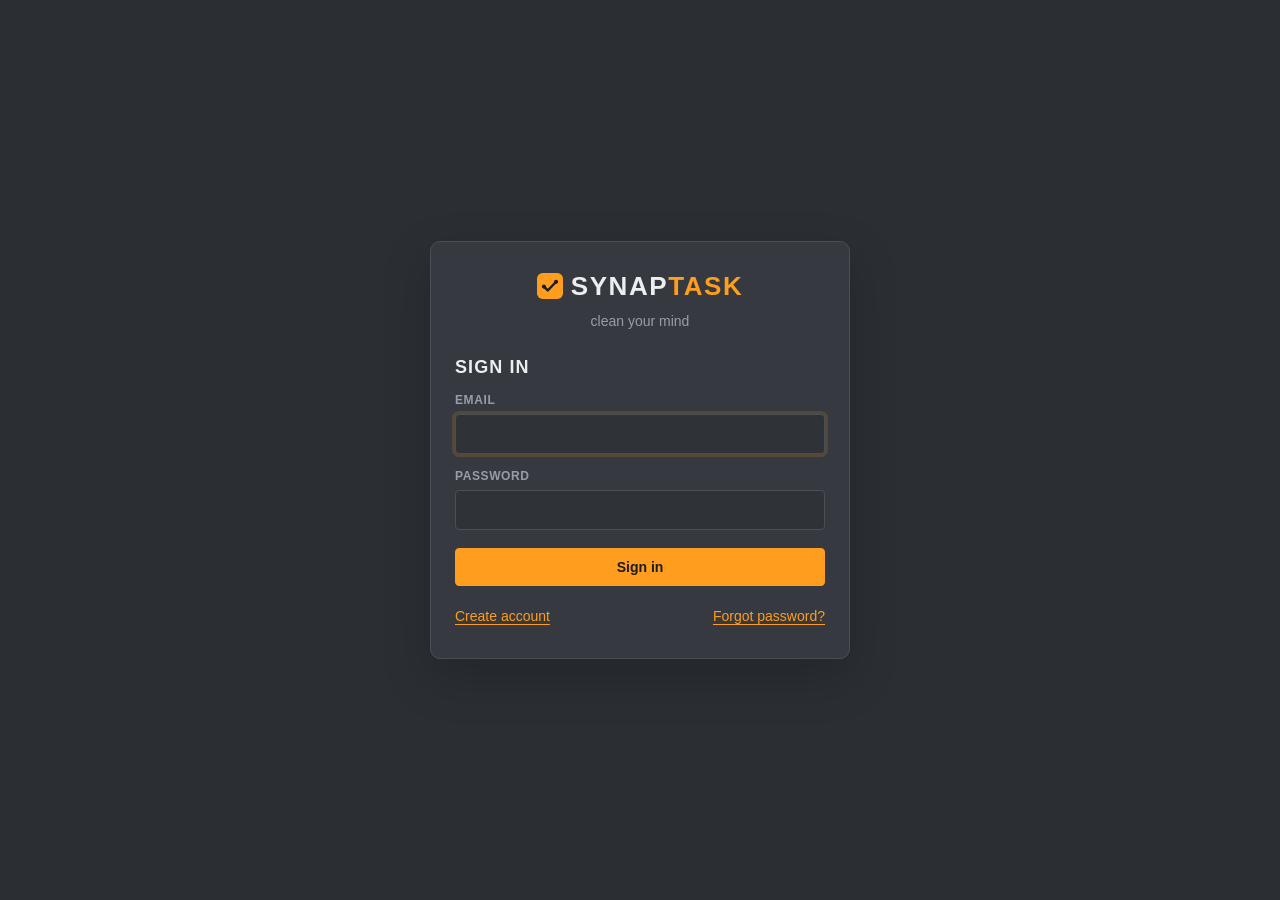
<file: web/index.html>
<!doctype html>
<html lang="en" data-theme="panel">
<head>
<meta charset="utf-8">
<meta name="viewport" content="width=device-width, initial-scale=1, viewport-fit=cover">
<meta http-equiv="Content-Security-Policy" content="default-src 'self'; script-src 'self'; style-src 'self' 'unsafe-inline' https://fonts.googleapis.com; font-src https://fonts.gstatic.com; img-src 'self' data:; connect-src 'self' https://*.supabase.co; base-uri 'none'; object-src 'none'; form-action 'none'">
<meta name="referrer" content="no-referrer">
<title>Synaptask</title>
<meta name="description" content="Tasks, project ideas and a locked Work section. Clean your mind.">
<meta name="theme-color" content="#2b2e33">
<link rel="manifest" href="manifest.webmanifest">
<link rel="icon" href="icons/icon.svg" type="image/svg+xml">
<link rel="apple-touch-icon" href="icons/icon-180.png">
<meta name="apple-mobile-web-app-capable" content="yes">
<meta name="mobile-web-app-capable" content="yes">
<meta name="apple-mobile-web-app-title" content="Synaptask">
<meta name="apple-mobile-web-app-status-bar-style" content="black-translucent">
<script src="js/theme-boot.js"></script>
<link rel="preconnect" href="https://fonts.googleapis.com">
<link rel="preconnect" href="https://fonts.gstatic.com" crossorigin>
<link rel="stylesheet" href="https://fonts.googleapis.com/css2?family=Inter:wght@400;500;600;700&family=Fraunces:opsz,wght@9..144,500;9..144,700&family=JetBrains+Mono:wght@400;600&family=Nunito:wght@500;700;800&family=IBM+Plex+Mono:wght@400;500;600&family=IBM+Plex+Sans:wght@400;500;600;700&family=Share+Tech+Mono&family=Barlow+Condensed:wght@500;600;700&family=Barlow:wght@400;500;600&display=swap">
<link rel="stylesheet" href="css/themes.css">
<link rel="stylesheet" href="css/app.css">
<script src="vendor/supabase.js" defer></script>
<script src="js/main.js" type="module"></script>
</head>
<body>
<div id="app"><div class="boot">Loading…</div></div>
<dialog id="dlg" aria-label="Dialog"></dialog>
<dialog id="confirm" aria-label="Confirm"></dialog>
<div id="toasts" role="status" aria-live="polite"></div>
<noscript><p style="padding:24px">Synaptask needs JavaScript.</p></noscript>
</body>
</html>
</file>
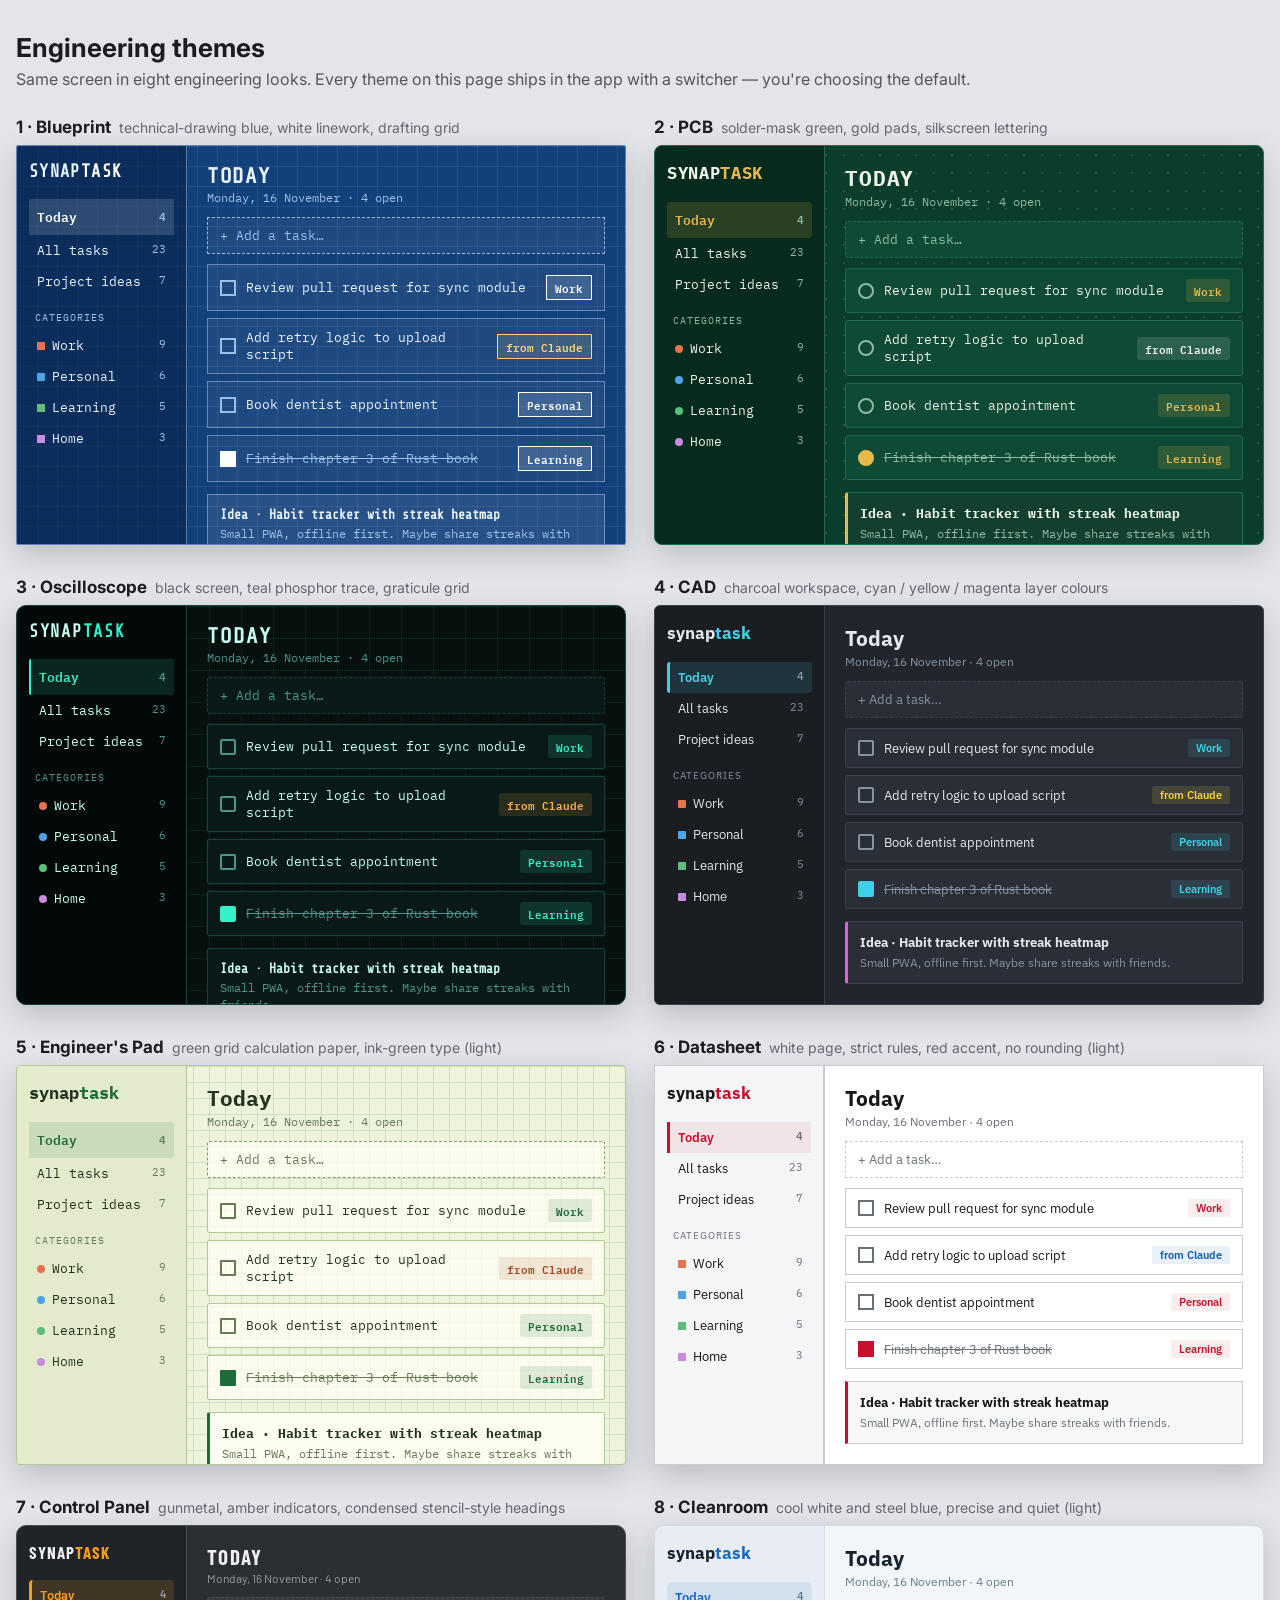
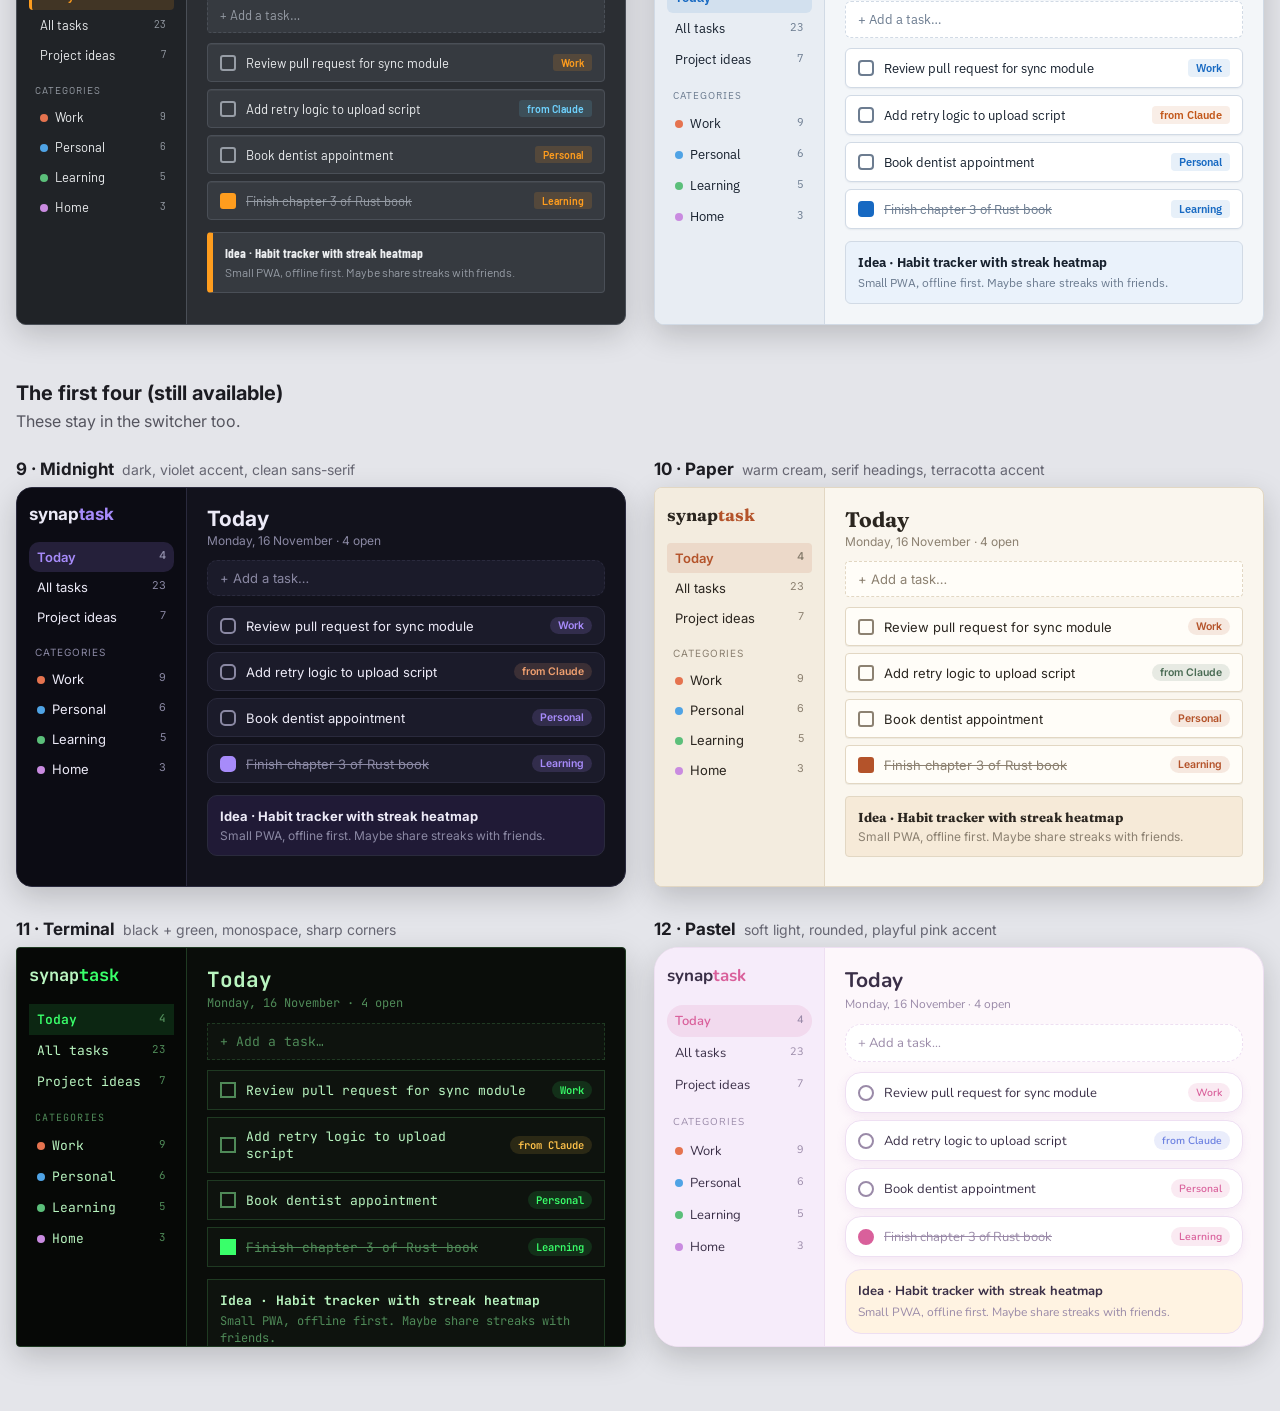
<file: docs/theme-preview.html>
<!doctype html>
<html lang="en">
<head>
<meta charset="utf-8">
<meta name="viewport" content="width=device-width, initial-scale=1">
<title>Theme preview</title>
<link href="https://fonts.googleapis.com/css2?family=Inter:wght@400;500;600;700&family=Fraunces:opsz,wght@9..144,500;9..144,700&family=JetBrains+Mono:wght@400;600&family=Nunito:wght@500;700;800&family=IBM+Plex+Mono:wght@400;500;600&family=IBM+Plex+Sans:wght@400;500;600;700&family=Share+Tech+Mono&family=Barlow+Condensed:wght@500;600;700&family=Barlow:wght@400;500;600&display=swap" rel="stylesheet">
<style>
  * { box-sizing: border-box; margin: 0; }
  body { background: #e4e5ea; font-family: Inter, system-ui, sans-serif; padding: 32px 16px 64px; color: #1c1c22; }
  .page { max-width: 1280px; margin: 0 auto; }
  .page h1 { font-size: 26px; margin-bottom: 6px; }
  .page h1.second { margin-top: 56px; font-size: 20px; }
  .page p { color: #55555f; margin-bottom: 28px; }
  .grid { display: grid; grid-template-columns: repeat(auto-fit, minmax(520px, 1fr)); gap: 32px 28px; }
  @media (max-width: 600px) { .grid { grid-template-columns: 1fr; } }
  .label { font-weight: 700; font-size: 17px; margin-bottom: 4px; }
  .label span { font-weight: 400; color: #666672; font-size: 14px; margin-left: 8px; }

  /* ---------- shared app mock ---------- */
  .app { display: grid; grid-template-columns: 170px 1fr; height: 400px; border-radius: var(--frame-r); overflow: hidden;
         background-color: var(--bg); background-image: var(--grid, none); background-size: var(--grid-size, auto);
         color: var(--text); font-family: var(--font); border: 1px solid var(--line);
         box-shadow: 0 10px 30px rgba(0,0,0,.18); font-size: 13px; margin-top: 8px; }
  .side { background: var(--side); padding: 16px 12px; border-right: var(--rule, 1px) solid var(--line); }
  .brand { font-family: var(--head); font-weight: 700; font-size: 17px; margin-bottom: 18px; color: var(--text);
           text-transform: var(--caps, none); letter-spacing: var(--track, 0); }
  .brand i { color: var(--accent); font-style: normal; }
  .nav-h { font-size: 10px; letter-spacing: .1em; text-transform: uppercase; color: var(--muted); margin: 14px 6px 6px; }
  .nav { display: flex; justify-content: space-between; padding: 7px 8px; border-radius: var(--r); color: var(--text);
         border-left: var(--nav-bar, 0) solid transparent; }
  .nav.on { background: var(--accent-soft); color: var(--accent); font-weight: 600; border-left-color: var(--accent); }
  .nav small { color: var(--muted); }
  .dot { display: inline-block; width: 8px; height: 8px; border-radius: var(--dot-r, 50%); margin-right: 7px; }
  .main { padding: 18px 20px; overflow: hidden; }
  .main h2 { font-family: var(--head); font-size: 21px; font-weight: 700; text-transform: var(--caps, none); letter-spacing: var(--track, 0); }
  .sub { color: var(--muted); margin: 2px 0 12px; font-size: 12px; }
  .add { border: 1px dashed var(--line-strong, var(--line)); border-radius: var(--r); padding: 9px 12px; color: var(--muted); margin-bottom: 10px; background: var(--card); }
  .task { display: flex; align-items: center; gap: 10px; padding: 10px 12px; background: var(--card); border: 1px solid var(--line);
          border-radius: var(--r); margin-bottom: 7px; box-shadow: var(--shadow); }
  .box { width: 16px; height: 16px; border: 2px solid var(--muted); border-radius: var(--box-r); flex: none; }
  .task.done .box { background: var(--accent); border-color: var(--accent); }
  .task.done .t { text-decoration: line-through; color: var(--muted); }
  .t { flex: 1; }
  .chip { font-size: 10.5px; padding: 2px 8px; border-radius: var(--chip-r, 99px); background: var(--accent-soft); color: var(--accent);
          font-weight: 600; white-space: nowrap; border: var(--chip-b, 0) solid currentColor; }
  .chip.c { background: var(--claude-soft); color: var(--claude); }
  .idea { margin-top: 12px; padding: 12px; border-radius: var(--r); background: var(--idea); border: 1px solid var(--line); border-left: var(--idea-bar, 1px) solid var(--idea-bar-c, var(--line)); }
  .idea b { font-family: var(--head); display: block; margin-bottom: 3px; }
  .idea span { color: var(--muted); font-size: 12px; }

  /* ---------- engineering themes ---------- */
  .blueprint { --bg:#12407a; --side:rgba(6,30,66,.55); --card:rgba(255,255,255,.05); --idea:rgba(255,255,255,.09); --line:rgba(205,228,255,.42); --line-strong:rgba(205,228,255,.7);
               --text:#eaf4ff; --muted:#9dc0ea; --accent:#ffffff; --accent-soft:rgba(255,255,255,.14); --claude:#ffd978; --claude-soft:rgba(255,217,120,.14);
               --grid:linear-gradient(rgba(255,255,255,.07) 1px,transparent 1px),linear-gradient(90deg,rgba(255,255,255,.07) 1px,transparent 1px); --grid-size:20px 20px;
               --font:'IBM Plex Mono',Consolas,monospace; --head:'Share Tech Mono','IBM Plex Mono',monospace; --caps:uppercase; --track:.08em;
               --r:0px; --box-r:0px; --frame-r:2px; --shadow:none; --chip-r:0px; --chip-b:1px; --dot-r:0; }
  .pcb       { --bg:#0b3d2c; --side:#072a1e; --card:#0f4a36; --idea:#123f30; --line:#1f6b4f; --text:#eef3e6; --muted:#8fb9a2;
               --accent:#e8b84a; --accent-soft:rgba(232,184,74,.15); --claude:#f2f2f2; --claude-soft:rgba(255,255,255,.12);
               --grid:radial-gradient(rgba(232,184,74,.16) 1.2px,transparent 1.6px); --grid-size:18px 18px;
               --font:'IBM Plex Mono',Consolas,monospace; --head:'IBM Plex Mono',monospace; --caps:uppercase; --track:.04em;
               --r:3px; --box-r:50%; --frame-r:8px; --shadow:none; --chip-r:3px; --idea-bar:3px; --idea-bar-c:#e8b84a; }
  .scope     { --bg:#06100f; --side:#030908; --card:rgba(10,28,26,.85); --idea:rgba(10,28,26,.85); --line:#17413c; --text:#c9fff3; --muted:#4f958a;
               --accent:#35f0c8; --accent-soft:rgba(53,240,200,.12); --claude:#ffb347; --claude-soft:rgba(255,179,71,.13);
               --grid:linear-gradient(rgba(53,240,200,.08) 1px,transparent 1px),linear-gradient(90deg,rgba(53,240,200,.08) 1px,transparent 1px); --grid-size:32px 32px;
               --font:'IBM Plex Mono',Consolas,monospace; --head:'Share Tech Mono','IBM Plex Mono',monospace; --caps:uppercase; --track:.1em;
               --r:2px; --box-r:2px; --frame-r:10px; --shadow:0 0 0 1px rgba(53,240,200,.04); --chip-r:2px; --nav-bar:2px; }
  .cad       { --bg:#22262c; --side:#1a1d22; --card:#2a2f37; --idea:#2a2f37; --line:#3a414c; --text:#e3e7ee; --muted:#8792a3;
               --accent:#3fd0e8; --accent-soft:rgba(63,208,232,.13); --claude:#f5d33e; --claude-soft:rgba(245,211,62,.13);
               --font:'IBM Plex Sans',Segoe UI,sans-serif; --head:'IBM Plex Sans',sans-serif;
               --r:3px; --box-r:2px; --frame-r:6px; --shadow:none; --chip-r:2px; --nav-bar:3px; --idea-bar:3px; --idea-bar-c:#e85fd0; --dot-r:1px; }
  .pad       { --bg:#eef3dc; --side:#e3ebcc; --card:rgba(255,255,244,.75); --idea:rgba(255,255,244,.9); --line:#b3c795; --line-strong:#7f9a63;
               --text:#22331f; --muted:#667a58; --accent:#1f6b3a; --accent-soft:rgba(31,107,58,.13); --claude:#a2461f; --claude-soft:rgba(162,70,31,.12);
               --grid:linear-gradient(rgba(70,120,60,.16) 1px,transparent 1px),linear-gradient(90deg,rgba(70,120,60,.16) 1px,transparent 1px); --grid-size:16px 16px;
               --font:'IBM Plex Mono',Consolas,monospace; --head:'IBM Plex Mono',monospace;
               --r:2px; --box-r:1px; --frame-r:4px; --shadow:none; --chip-r:2px; --idea-bar:3px; --idea-bar-c:#1f6b3a; }
  .datasheet { --bg:#ffffff; --side:#f4f5f6; --card:#ffffff; --idea:#f7f7f8; --line:#c9ccd1; --text:#15171a; --muted:#6a707a;
               --accent:#c8102e; --accent-soft:rgba(200,16,46,.08); --claude:#0b5cad; --claude-soft:rgba(11,92,173,.09);
               --font:'IBM Plex Sans',Helvetica,Arial,sans-serif; --head:'IBM Plex Sans',Helvetica,sans-serif; --rule:2px;
               --r:0px; --box-r:0px; --frame-r:0px; --shadow:none; --chip-r:0px; --nav-bar:3px; --idea-bar:3px; --idea-bar-c:#c8102e; --dot-r:0; }
  .panel     { --bg:#2b2e33; --side:#202327; --card:#363a40; --idea:#363a40; --line:#4a4f57; --text:#eceef0; --muted:#979da6;
               --accent:#ff9d1e; --accent-soft:rgba(255,157,30,.15); --claude:#6fd3ff; --claude-soft:rgba(111,211,255,.13);
               --font:Barlow,Segoe UI,sans-serif; --head:'Barlow Condensed',Barlow,sans-serif; --caps:uppercase; --track:.06em;
               --r:4px; --box-r:3px; --frame-r:10px; --shadow:inset 0 1px 0 rgba(255,255,255,.05); --chip-r:3px; --nav-bar:3px;
               --idea-bar:6px; --idea-bar-c:#ff9d1e; }
  .cryo      { --bg:#f3f6f9; --side:#e8edf3; --card:#ffffff; --idea:#eaf2fb; --line:#d1dae5; --text:#17212e; --muted:#6c7c90;
               --accent:#1769c2; --accent-soft:rgba(23,105,194,.1); --claude:#c2571a; --claude-soft:rgba(194,87,26,.1);
               --font:'IBM Plex Sans',Segoe UI,sans-serif; --head:'IBM Plex Sans',sans-serif;
               --r:6px; --box-r:4px; --frame-r:10px; --shadow:0 1px 2px rgba(20,40,70,.06); --chip-r:4px; }

  /* ---------- general themes ---------- */
  .midnight { --bg:#12121c; --side:#0c0c14; --card:#1b1b2a; --idea:#201a36; --line:#2a2a3d; --text:#eceaf7; --muted:#8a88a3;
              --accent:#a78bfa; --accent-soft:rgba(167,139,250,.16); --claude:#f0a070; --claude-soft:rgba(240,160,112,.15);
              --font:Inter,sans-serif; --head:Inter,sans-serif; --r:10px; --box-r:5px; --frame-r:16px; --shadow:none; }
  .paper    { --bg:#faf6ee; --side:#f3ecdf; --card:#fffdf8; --idea:#f6ead8; --line:#e2d7c3; --text:#2b2620; --muted:#8c8171;
              --accent:#b4532a; --accent-soft:rgba(180,83,42,.12); --claude:#4a6b54; --claude-soft:rgba(74,107,84,.13);
              --font:Inter,sans-serif; --head:Fraunces,Georgia,serif; --r:4px; --box-r:3px; --frame-r:8px; --shadow:0 1px 0 rgba(60,40,10,.06); }
  .terminal { --bg:#0a0d0a; --side:#060806; --card:#0e130e; --idea:#0e130e; --line:#1f3a22; --text:#b9f5c0; --muted:#4f8a58;
              --accent:#39ff6a; --accent-soft:rgba(57,255,106,.12); --claude:#ffc24a; --claude-soft:rgba(255,194,74,.12);
              --font:'JetBrains Mono',monospace; --head:'JetBrains Mono',monospace; --r:0px; --box-r:0px; --frame-r:4px; --shadow:none; }
  .pastel   { --bg:#fdf7fb; --side:#f6ecfa; --card:#ffffff; --idea:#fff3e2; --line:#eedff2; --text:#3a2f47; --muted:#9a8aa8;
              --accent:#d9609b; --accent-soft:rgba(217,96,155,.13); --claude:#6a7fe0; --claude-soft:rgba(106,127,224,.14);
              --font:Nunito,sans-serif; --head:Nunito,sans-serif; --r:16px; --box-r:8px; --frame-r:24px; --shadow:0 3px 10px rgba(180,120,190,.12); }
</style>
</head>
<body>
<div class="page">
  <h1>Engineering themes</h1>
  <p>Same screen in eight engineering looks. Every theme on this page ships in the app with a switcher — you're choosing the default.</p>
  <div class="grid" id="eng"></div>

  <h1 class="second">The first four (still available)</h1>
  <p>These stay in the switcher too.</p>
  <div class="grid" id="gen"></div>
</div>

<template id="mock">
  <div class="app">
    <aside class="side">
      <div class="brand">synap<i>task</i></div>
      <div class="nav on"><span>Today</span><small>4</small></div>
      <div class="nav"><span>All tasks</span><small>23</small></div>
      <div class="nav"><span>Project ideas</span><small>7</small></div>
      <div class="nav-h">Categories</div>
      <div class="nav"><span><span class="dot" style="background:#e5734f"></span>Work</span><small>9</small></div>
      <div class="nav"><span><span class="dot" style="background:#4fa3e5"></span>Personal</span><small>6</small></div>
      <div class="nav"><span><span class="dot" style="background:#5bbf7a"></span>Learning</span><small>5</small></div>
      <div class="nav"><span><span class="dot" style="background:#c98be0"></span>Home</span><small>3</small></div>
    </aside>
    <section class="main">
      <h2>Today</h2>
      <div class="sub">Monday, 16 November · 4 open</div>
      <div class="add">+ Add a task…</div>
      <div class="task"><span class="box"></span><span class="t">Review pull request for sync module</span><span class="chip">Work</span></div>
      <div class="task"><span class="box"></span><span class="t">Add retry logic to upload script</span><span class="chip c">from Claude</span></div>
      <div class="task"><span class="box"></span><span class="t">Book dentist appointment</span><span class="chip">Personal</span></div>
      <div class="task done"><span class="box"></span><span class="t">Finish chapter 3 of Rust book</span><span class="chip">Learning</span></div>
      <div class="idea"><b>Idea · Habit tracker with streak heatmap</b><span>Small PWA, offline first. Maybe share streaks with friends.</span></div>
    </section>
  </div>
</template>

<script>
  const eng = [
    ["blueprint", "1 · Blueprint",       "technical-drawing blue, white linework, drafting grid"],
    ["pcb",       "2 · PCB",             "solder-mask green, gold pads, silkscreen lettering"],
    ["scope",     "3 · Oscilloscope",    "black screen, teal phosphor trace, graticule grid"],
    ["cad",       "4 · CAD",             "charcoal workspace, cyan / yellow / magenta layer colours"],
    ["pad",       "5 · Engineer's Pad",  "green grid calculation paper, ink-green type (light)"],
    ["datasheet", "6 · Datasheet",       "white page, strict rules, red accent, no rounding (light)"],
    ["panel",     "7 · Control Panel",   "gunmetal, amber indicators, condensed stencil-style headings"],
    ["cryo",      "8 · Cleanroom",       "cool white and steel blue, precise and quiet (light)"],
  ];
  const gen = [
    ["midnight", "9 · Midnight",  "dark, violet accent, clean sans-serif"],
    ["paper",    "10 · Paper",    "warm cream, serif headings, terracotta accent"],
    ["terminal", "11 · Terminal", "black + green, monospace, sharp corners"],
    ["pastel",   "12 · Pastel",   "soft light, rounded, playful pink accent"],
  ];
  const tpl = document.getElementById("mock");
  function fill(id, list) {
    const grid = document.getElementById(id);
    for (const [cls, name, desc] of list) {
      const wrap = document.createElement("div");
      wrap.innerHTML = `<div class="label">${name}<span>${desc}</span></div>`;
      const app = tpl.content.firstElementChild.cloneNode(true);
      app.classList.add(cls);
      wrap.appendChild(app);
      grid.appendChild(wrap);
    }
  }
  fill("eng", eng);
  fill("gen", gen);
</script>
</body>
</html>
</file>
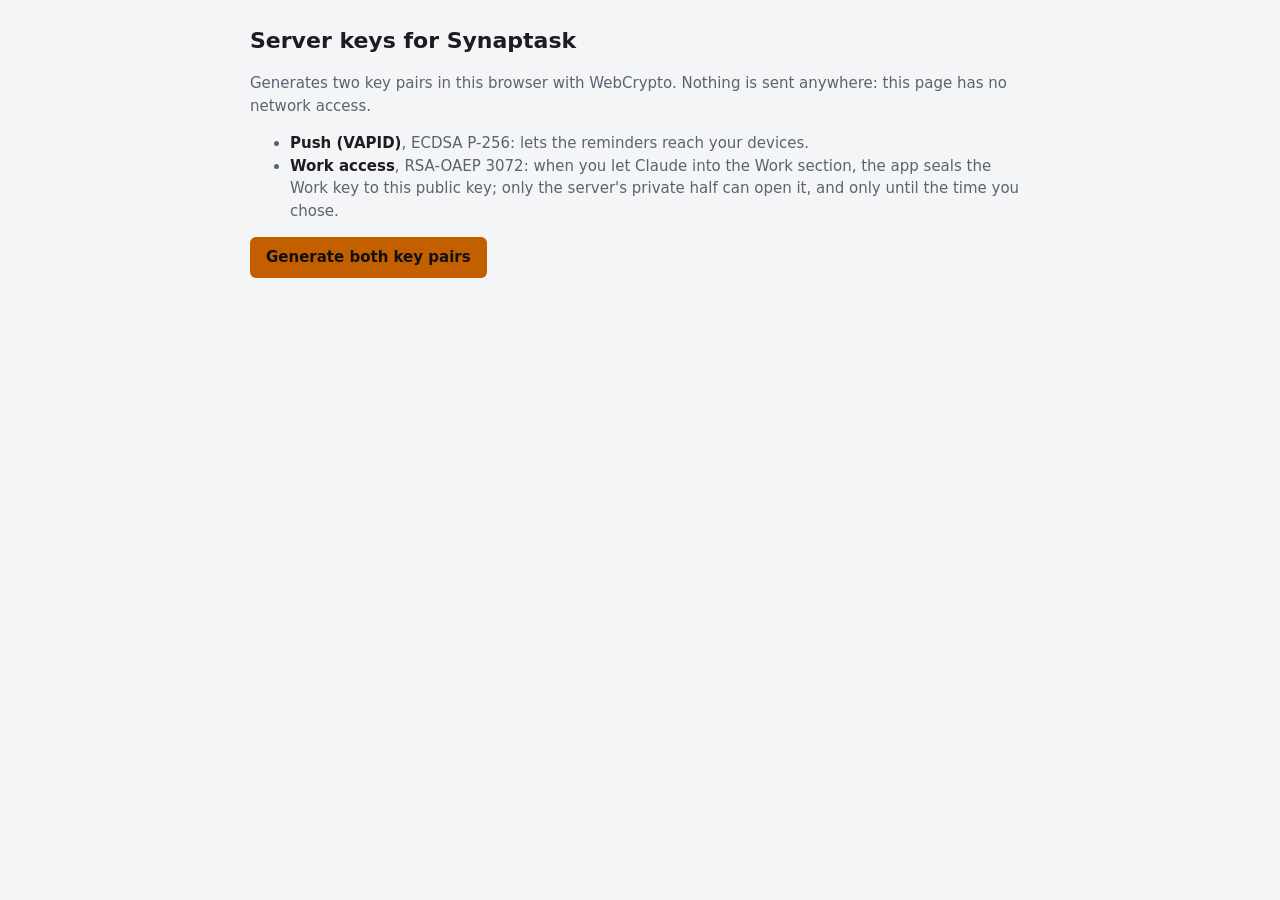
<file: tools/keys.html>
<!doctype html>
<html lang="en">
<head>
<meta charset="utf-8">
<meta name="viewport" content="width=device-width, initial-scale=1">
<meta http-equiv="Content-Security-Policy" content="default-src 'none'; script-src 'unsafe-inline'; style-src 'unsafe-inline'; base-uri 'none'; form-action 'none'">
<title>Synaptask server keys</title>
<style>
  :root { color-scheme: light dark; --bg: #f4f5f7; --fg: #1c1d21; --muted: #5d6270; --card: #fff; --line: #d5d8de; --accent: #c45f00; }
  @media (prefers-color-scheme: dark) { :root { --bg: #1d1f23; --fg: #eceef0; --muted: #9aa0a9; --card: #2a2d32; --line: #42464e; --accent: #ff9d1e; } }
  body { margin: 0; background: var(--bg); color: var(--fg); font: 15px/1.5 system-ui, sans-serif; padding: 24px 16px; }
  main { max-width: 780px; margin: 0 auto; }
  h1 { font-size: 22px; margin: 0 0 6px; }
  p, li { color: var(--muted); }
  b { color: var(--fg); }
  button { font: inherit; padding: 9px 16px; border-radius: 6px; border: 0; background: var(--accent); color: #111; font-weight: 600; cursor: pointer; }
  section { background: var(--card); border: 1px solid var(--line); border-radius: 8px; padding: 14px 16px; margin: 16px 0; }
  h2 { font-size: 15px; margin: 0 0 6px; }
  textarea { width: 100%; box-sizing: border-box; font: 12px/1.4 Consolas, monospace; padding: 8px; border-radius: 6px; border: 1px solid var(--line); background: var(--bg); color: var(--fg); resize: vertical; }
  code { font-family: Consolas, monospace; font-size: 13px; }
  .warn { border-color: var(--accent); }
</style>
</head>
<body>
<main>
  <h1>Server keys for Synaptask</h1>
  <p>Generates two key pairs in this browser with WebCrypto. Nothing is sent anywhere: this page has no network access.</p>
  <ul>
    <li><b>Push (VAPID)</b>, ECDSA P-256: lets the reminders reach your devices.</li>
    <li><b>Work access</b>, RSA-OAEP 3072: when you let Claude into the Work section, the app seals the Work key to this
      public key; only the server's private half can open it, and only until the time you chose.</li>
  </ul>
  <button id="go" type="button">Generate both key pairs</button>

  <div id="out" hidden>
    <section>
      <h2>1 · Public keys → <code>web/js/config.js</code></h2>
      <p>Replace the two lines in <code>CONFIG</code> with these. Public keys are safe to commit.</p>
      <textarea id="pub" rows="6" readonly></textarea>
    </section>
    <section class="warn">
      <h2>2 · Private keys → Supabase secrets (never commit these)</h2>
      <p>Add these lines to <code>supabase/.env</code> (git ignores it) together with the other secrets in the README,
        run <code>supabase secrets set --env-file supabase/.env</code>, then delete the file.
        An env file avoids shell quoting problems with the JSON.</p>
      <textarea id="priv" rows="9" readonly></textarea>
    </section>
    <p>Close this tab when done. New push keys mean every device has to turn push on again; new Work-access keys only
      affect grants made after the change.</p>
  </div>
</main>
<script>
  const b64url = (buf) => btoa(String.fromCharCode(...new Uint8Array(buf))).replace(/\+/g, '-').replace(/\//g, '_').replace(/=+$/, '');
  document.getElementById('go').onclick = async () => {
    const vapid = await crypto.subtle.generateKey({ name: 'ECDSA', namedCurve: 'P-256' }, true, ['sign', 'verify']);
    const vapidPub = b64url(await crypto.subtle.exportKey('raw', vapid.publicKey)); // 65-byte uncompressed point
    const vj = await crypto.subtle.exportKey('jwk', vapid.privateKey);
    const vapidPriv = JSON.stringify({ kty: vj.kty, crv: vj.crv, x: vj.x, y: vj.y, d: vj.d });

    const grant = await crypto.subtle.generateKey(
      { name: 'RSA-OAEP', modulusLength: 3072, publicExponent: new Uint8Array([1, 0, 1]), hash: 'SHA-256' }, true, ['encrypt', 'decrypt']);
    const gp = await crypto.subtle.exportKey('jwk', grant.publicKey);
    const gs = await crypto.subtle.exportKey('jwk', grant.privateKey);
    const grantPub = JSON.stringify({ kty: gp.kty, n: gp.n, e: gp.e });
    const grantPriv = JSON.stringify({ kty: gs.kty, n: gs.n, e: gs.e, d: gs.d, p: gs.p, q: gs.q, dp: gs.dp, dq: gs.dq, qi: gs.qi });

    document.getElementById('pub').value = `  vapidPublicKey: '${vapidPub}',\n  grantPublicKey: ${grantPub},`;
    document.getElementById('priv').value = `VAPID_PRIVATE_JWK='${vapidPriv}'\nGRANT_PRIVATE_JWK='${grantPriv}'`;
    document.getElementById('out').hidden = false;
  };
</script>
</body>
</html>
</file>
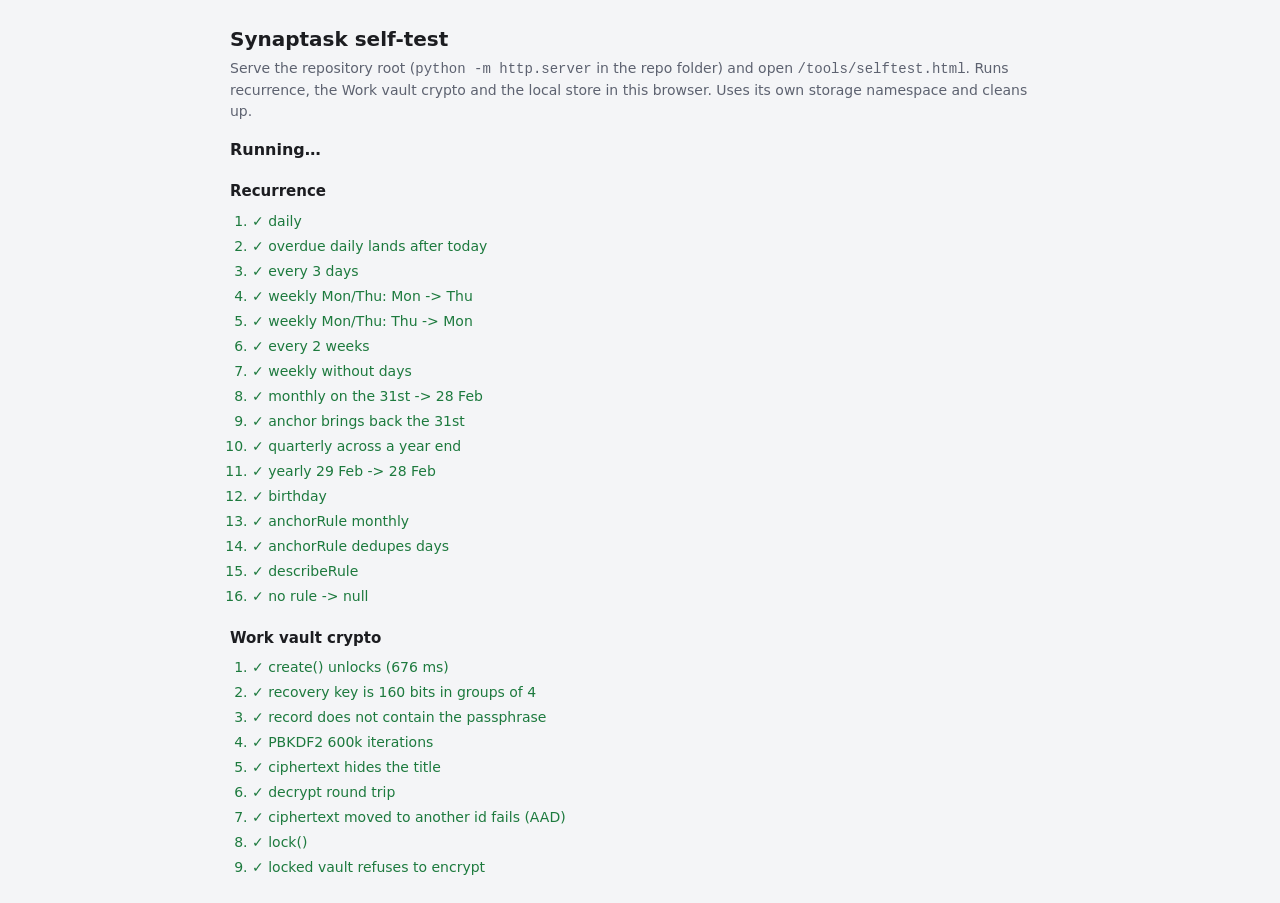
<file: tools/selftest.html>
<!doctype html>
<html lang="en">
<head>
<meta charset="utf-8">
<meta name="viewport" content="width=device-width, initial-scale=1">
<meta http-equiv="Content-Security-Policy" content="default-src 'self'; script-src 'self'; style-src 'unsafe-inline'; base-uri 'none'; form-action 'none'">
<title>Synaptask self-test</title>
<link rel="icon" href="../web/icons/icon.svg" type="image/svg+xml">
<style>
  :root { color-scheme: light dark; --bg: #f4f5f7; --fg: #1c1d21; --muted: #5d6270; --ok: #1d7a3e; --bad: #c62828; }
  @media (prefers-color-scheme: dark) { :root { --bg: #1d1f23; --fg: #eceef0; --muted: #9aa0a9; --ok: #5bbf7a; --bad: #ff6b6b; } }
  body { margin: 0; padding: 24px 16px; background: var(--bg); color: var(--fg); font: 14px/1.5 system-ui, sans-serif; }
  main { max-width: 820px; margin: 0 auto; }
  h1 { font-size: 20px; margin: 0 0 4px; }
  p { color: var(--muted); margin: 0 0 16px; }
  #summary { font-weight: 700; font-size: 16px; margin-bottom: 12px; }
  ol { padding-left: 22px; margin: 0; }
  li { padding: 2px 0; overflow-wrap: anywhere; }
  .ok { color: var(--ok); }
  .bad { color: var(--bad); font-weight: 600; }
  h2 { font-size: 15px; margin: 18px 0 6px; }
</style>
</head>
<body>
<main>
  <h1>Synaptask self-test</h1>
  <p>Serve the repository root (<code>python -m http.server</code> in the repo folder) and open <code>/tools/selftest.html</code>.
    Runs recurrence, the Work vault crypto and the local store in this browser. Uses its own storage namespace and cleans up.</p>
  <div id="summary">Running…</div>
  <div id="log"></div>
</main>
<script type="module" src="selftest.js"></script>
</body>
</html>
</file>
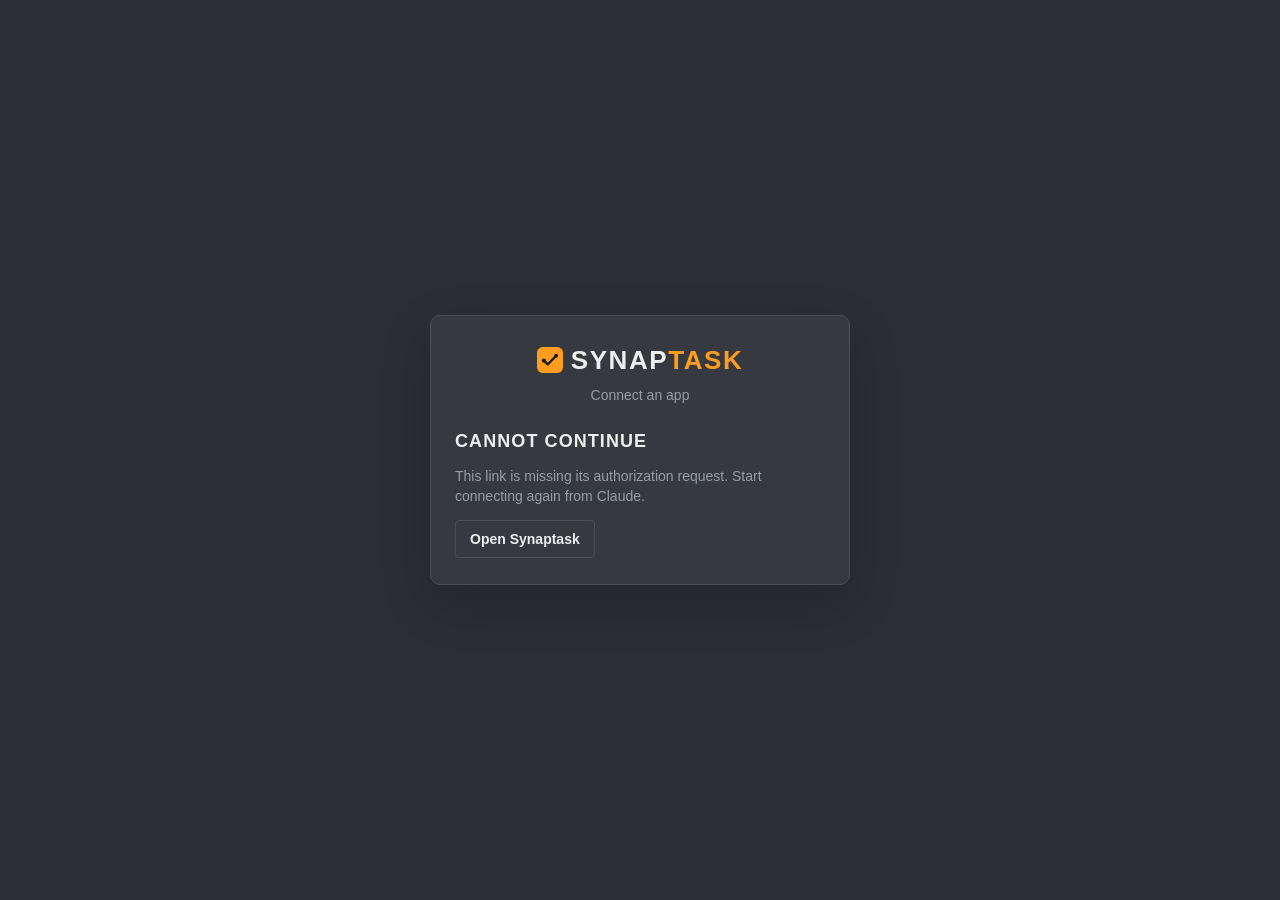
<file: web/consent.html>
<!doctype html>
<html lang="en" data-theme="panel">
<head>
<meta charset="utf-8">
<meta name="viewport" content="width=device-width, initial-scale=1, viewport-fit=cover">
<meta http-equiv="Content-Security-Policy" content="default-src 'self'; script-src 'self'; style-src 'self' 'unsafe-inline' https://fonts.googleapis.com; font-src https://fonts.gstatic.com; img-src 'self' data:; connect-src 'self' https://*.supabase.co; base-uri 'none'; object-src 'none'; form-action 'none'">
<meta name="referrer" content="no-referrer">
<title>Connect to Synaptask</title>
<link rel="icon" href="icons/icon.svg" type="image/svg+xml">
<script src="js/theme-boot.js"></script>
<link rel="preconnect" href="https://fonts.googleapis.com">
<link rel="preconnect" href="https://fonts.gstatic.com" crossorigin>
<link rel="stylesheet" href="https://fonts.googleapis.com/css2?family=Inter:wght@400;500;600;700&family=Fraunces:opsz,wght@9..144,500;9..144,700&family=JetBrains+Mono:wght@400;600&family=Nunito:wght@500;700;800&family=IBM+Plex+Mono:wght@400;500;600&family=IBM+Plex+Sans:wght@400;500;600;700&family=Share+Tech+Mono&family=Barlow+Condensed:wght@500;600;700&family=Barlow:wght@400;500;600&display=swap">
<link rel="stylesheet" href="css/themes.css">
<link rel="stylesheet" href="css/app.css">
<script src="vendor/supabase.js" defer></script>
<script src="js/consent.js" type="module"></script>
</head>
<body>
<div id="app"><div class="boot">Loading…</div></div>
<div id="toasts" role="status" aria-live="polite"></div>
</body>
</html>
</file>
<file: web/css/themes.css>
/* The 12 themes. Ported from docs/theme-preview.html.
   [data-theme] resets every variable first, so a theme nested inside another
   (the swatches in Settings) never inherits values from the outer one. */

[data-theme] {
  --line-strong: var(--line);
  --grid: none; --grid-size: auto;
  --caps: none; --track: 0;
  --rule: 1px; --nav-bar: 0px; --idea-bar: 1px; --idea-bar-c: var(--line);
  --chip-r: 99px; --chip-b: 0px; --dot-r: 50%;
  --shadow: none;
  --field: var(--card);
  --on-accent: #ffffff;
  --danger: #ff6b6b; --warn: #f5b942; --ok: #5bbf7a;
  color-scheme: dark;
}

/* ---------------------------------------------------------- engineering */

[data-theme="blueprint"] {
  --bg: #12407a; --side: rgba(6,30,66,.55); --card: rgba(255,255,255,.05); --idea: rgba(255,255,255,.09);
  --line: rgba(205,228,255,.42); --line-strong: rgba(205,228,255,.7);
  --text: #eaf4ff; --muted: #9dc0ea; --accent: #ffffff; --accent-soft: rgba(255,255,255,.14);
  --claude: #ffd978; --claude-soft: rgba(255,217,120,.14);
  --grid: linear-gradient(rgba(255,255,255,.07) 1px, transparent 1px), linear-gradient(90deg, rgba(255,255,255,.07) 1px, transparent 1px);
  --grid-size: 20px 20px;
  --font: 'IBM Plex Mono', Consolas, monospace; --head: 'Share Tech Mono', 'IBM Plex Mono', monospace;
  --caps: uppercase; --track: .08em;
  --r: 0px; --box-r: 0px; --frame-r: 2px; --chip-r: 0px; --chip-b: 1px; --dot-r: 0;
  --field: rgba(6,30,66,.45); --on-accent: #12407a; --danger: #ff9b8f;
}

[data-theme="pcb"] {
  --bg: #0b3d2c; --side: #072a1e; --card: #0f4a36; --idea: #123f30; --line: #1f6b4f;
  --text: #eef3e6; --muted: #8fb9a2; --accent: #e8b84a; --accent-soft: rgba(232,184,74,.15);
  --claude: #f2f2f2; --claude-soft: rgba(255,255,255,.12);
  --grid: radial-gradient(rgba(232,184,74,.16) 1.2px, transparent 1.6px); --grid-size: 18px 18px;
  --font: 'IBM Plex Mono', Consolas, monospace; --head: 'IBM Plex Mono', monospace;
  --caps: uppercase; --track: .04em;
  --r: 3px; --box-r: 50%; --frame-r: 8px; --chip-r: 3px; --idea-bar: 3px; --idea-bar-c: #e8b84a;
  --field: #0a3426; --on-accent: #0b2a1e;
}

[data-theme="scope"] {
  --bg: #06100f; --side: #030908; --card: rgba(10,28,26,.85); --idea: rgba(10,28,26,.85); --line: #17413c;
  --text: #c9fff3; --muted: #4f958a; --accent: #35f0c8; --accent-soft: rgba(53,240,200,.12);
  --claude: #ffb347; --claude-soft: rgba(255,179,71,.13);
  --grid: linear-gradient(rgba(53,240,200,.08) 1px, transparent 1px), linear-gradient(90deg, rgba(53,240,200,.08) 1px, transparent 1px);
  --grid-size: 32px 32px;
  --font: 'IBM Plex Mono', Consolas, monospace; --head: 'Share Tech Mono', 'IBM Plex Mono', monospace;
  --caps: uppercase; --track: .1em;
  --r: 2px; --box-r: 2px; --frame-r: 10px; --shadow: 0 0 0 1px rgba(53,240,200,.04); --chip-r: 2px; --nav-bar: 2px;
  --field: #040c0b; --on-accent: #03120f;
}

[data-theme="cad"] {
  --bg: #22262c; --side: #1a1d22; --card: #2a2f37; --idea: #2a2f37; --line: #3a414c;
  --text: #e3e7ee; --muted: #8792a3; --accent: #3fd0e8; --accent-soft: rgba(63,208,232,.13);
  --claude: #f5d33e; --claude-soft: rgba(245,211,62,.13);
  --font: 'IBM Plex Sans', 'Segoe UI', sans-serif; --head: 'IBM Plex Sans', sans-serif;
  --r: 3px; --box-r: 2px; --frame-r: 6px; --chip-r: 2px; --nav-bar: 3px; --idea-bar: 3px; --idea-bar-c: #e85fd0; --dot-r: 1px;
  --field: #1e2227; --on-accent: #0f2a30;
}

[data-theme="pad"] {
  --bg: #eef3dc; --side: #e3ebcc; --card: rgba(255,255,244,.75); --idea: rgba(255,255,244,.9);
  --line: #b3c795; --line-strong: #7f9a63;
  --text: #22331f; --muted: #667a58; --accent: #1f6b3a; --accent-soft: rgba(31,107,58,.13);
  --claude: #a2461f; --claude-soft: rgba(162,70,31,.12);
  --grid: linear-gradient(rgba(70,120,60,.16) 1px, transparent 1px), linear-gradient(90deg, rgba(70,120,60,.16) 1px, transparent 1px);
  --grid-size: 16px 16px;
  --font: 'IBM Plex Mono', Consolas, monospace; --head: 'IBM Plex Mono', monospace;
  --r: 2px; --box-r: 1px; --frame-r: 4px; --chip-r: 2px; --idea-bar: 3px; --idea-bar-c: #1f6b3a;
  --field: #fbfdf0; --danger: #b3261e; --warn: #9a6a00; --ok: #1f6b3a;
  color-scheme: light;
}

[data-theme="datasheet"] {
  --bg: #ffffff; --side: #f4f5f6; --card: #ffffff; --idea: #f7f7f8; --line: #c9ccd1;
  --text: #15171a; --muted: #6a707a; --accent: #c8102e; --accent-soft: rgba(200,16,46,.08);
  --claude: #0b5cad; --claude-soft: rgba(11,92,173,.09);
  --font: 'IBM Plex Sans', Helvetica, Arial, sans-serif; --head: 'IBM Plex Sans', Helvetica, sans-serif;
  --rule: 2px;
  --r: 0px; --box-r: 0px; --frame-r: 0px; --chip-r: 0px; --nav-bar: 3px; --idea-bar: 3px; --idea-bar-c: #c8102e; --dot-r: 0;
  --danger: #c8102e; --warn: #9a6a00; --ok: #1d7a3e;
  color-scheme: light;
}

[data-theme="panel"] {
  --bg: #2b2e33; --side: #202327; --card: #363a40; --idea: #363a40; --line: #4a4f57;
  --text: #eceef0; --muted: #979da6; --accent: #ff9d1e; --accent-soft: rgba(255,157,30,.15);
  --claude: #6fd3ff; --claude-soft: rgba(111,211,255,.13);
  --font: Barlow, 'Segoe UI', sans-serif; --head: 'Barlow Condensed', Barlow, sans-serif;
  --caps: uppercase; --track: .06em;
  --r: 4px; --box-r: 3px; --frame-r: 10px; --shadow: inset 0 1px 0 rgba(255,255,255,.05); --chip-r: 3px; --nav-bar: 3px;
  --idea-bar: 6px; --idea-bar-c: #ff9d1e;
  --field: #2f3237; --on-accent: #1b1d20;
}

[data-theme="cryo"] {
  --bg: #f3f6f9; --side: #e8edf3; --card: #ffffff; --idea: #eaf2fb; --line: #d1dae5;
  --text: #17212e; --muted: #6c7c90; --accent: #1769c2; --accent-soft: rgba(23,105,194,.1);
  --claude: #c2571a; --claude-soft: rgba(194,87,26,.1);
  --font: 'IBM Plex Sans', 'Segoe UI', sans-serif; --head: 'IBM Plex Sans', sans-serif;
  --r: 6px; --box-r: 4px; --frame-r: 10px; --shadow: 0 1px 2px rgba(20,40,70,.06); --chip-r: 4px;
  --danger: #c62828; --warn: #9a6a00; --ok: #1d7a3e;
  color-scheme: light;
}

/* ---------------------------------------------------------- general */

[data-theme="midnight"] {
  --bg: #12121c; --side: #0c0c14; --card: #1b1b2a; --idea: #201a36; --line: #2a2a3d;
  --text: #eceaf7; --muted: #8a88a3; --accent: #a78bfa; --accent-soft: rgba(167,139,250,.16);
  --claude: #f0a070; --claude-soft: rgba(240,160,112,.15);
  --font: Inter, sans-serif; --head: Inter, sans-serif;
  --r: 10px; --box-r: 5px; --frame-r: 16px;
  --field: #15151f; --on-accent: #14102a;
}

[data-theme="paper"] {
  --bg: #faf6ee; --side: #f3ecdf; --card: #fffdf8; --idea: #f6ead8; --line: #e2d7c3;
  --text: #2b2620; --muted: #8c8171; --accent: #b4532a; --accent-soft: rgba(180,83,42,.12);
  --claude: #4a6b54; --claude-soft: rgba(74,107,84,.13);
  --font: Inter, sans-serif; --head: Fraunces, Georgia, serif;
  --r: 4px; --box-r: 3px; --frame-r: 8px; --shadow: 0 1px 0 rgba(60,40,10,.06);
  --danger: #b3261e; --warn: #8a5a00; --ok: #3d7a4f;
  color-scheme: light;
}

[data-theme="terminal"] {
  --bg: #0a0d0a; --side: #060806; --card: #0e130e; --idea: #0e130e; --line: #1f3a22;
  --text: #b9f5c0; --muted: #4f8a58; --accent: #39ff6a; --accent-soft: rgba(57,255,106,.12);
  --claude: #ffc24a; --claude-soft: rgba(255,194,74,.12);
  --font: 'JetBrains Mono', monospace; --head: 'JetBrains Mono', monospace;
  --r: 0px; --box-r: 0px; --frame-r: 4px; --chip-r: 0px; --dot-r: 0;
  --field: #070a07; --on-accent: #031207; --danger: #ff6b5b;
}

[data-theme="pastel"] {
  --bg: #fdf7fb; --side: #f6ecfa; --card: #ffffff; --idea: #fff3e2; --line: #eedff2;
  --text: #3a2f47; --muted: #9a8aa8; --accent: #d9609b; --accent-soft: rgba(217,96,155,.13);
  --claude: #6a7fe0; --claude-soft: rgba(106,127,224,.14);
  --font: Nunito, sans-serif; --head: Nunito, sans-serif;
  --r: 16px; --box-r: 8px; --frame-r: 24px; --shadow: 0 3px 10px rgba(180,120,190,.12);
  --danger: #c2185b; --warn: #9a6a00; --ok: #2e7d4f;
  color-scheme: light;
}
</file>
<file: web/css/app.css>
/* Synaptask layout and components. All colours come from themes.css. */

[hidden] { display: none !important; }
*, *::before, *::after { box-sizing: border-box; }
html, body { margin: 0; height: 100%; }
body {
  background-color: var(--bg); background-image: var(--grid); background-size: var(--grid-size);
  background-attachment: fixed;
  color: var(--text); font-family: var(--font); font-size: 15px; line-height: 1.45;
  -webkit-font-smoothing: antialiased; -webkit-tap-highlight-color: transparent;
}
button, input, select, textarea { font: inherit; color: inherit; }
a { color: var(--accent); }
h1, h2, h3, h4 { font-family: var(--head); margin: 0; font-weight: 700; }
:focus-visible { outline: 2px solid var(--accent); outline-offset: 2px; }
::selection { background: var(--accent-soft); }

.sr-only { position: absolute; width: 1px; height: 1px; overflow: hidden; clip: rect(0 0 0 0); white-space: nowrap; }
.muted { color: var(--muted); }
.grow { flex: 1; }
.caps { text-transform: var(--caps); letter-spacing: var(--track); }

/* ---------------------------------------------------------------- shell */

.shell { display: grid; grid-template-columns: 250px minmax(0, 1fr); min-height: 100vh; min-height: 100dvh; }

.side {
  background: var(--side); border-right: var(--rule) solid var(--line);
  display: flex; flex-direction: column; gap: 2px;
  padding: 18px 12px 12px; position: sticky; top: 0; height: 100vh; height: 100dvh; overflow-y: auto;
}
.brand {
  font-family: var(--head); font-weight: 700; font-size: 20px; padding: 0 8px 14px;
  text-transform: var(--caps); letter-spacing: var(--track); display: flex; align-items: center; gap: 8px;
}
.brand i { color: var(--accent); font-style: normal; }
.brand svg { flex: none; }
.nav-h {
  display: flex; align-items: center; justify-content: space-between;
  font-size: 11px; letter-spacing: .1em; text-transform: uppercase; color: var(--muted); margin: 14px 8px 4px;
}
.nav-h button { background: none; border: 0; color: var(--muted); font-size: 11px; letter-spacing: .06em; text-transform: uppercase; cursor: pointer; padding: 2px 4px; border-radius: var(--r); }
.nav-h button:hover { color: var(--accent); }
.nav {
  display: flex; align-items: center; gap: 8px; padding: 8px 10px; border-radius: var(--r);
  color: var(--text); text-decoration: none; border-left: var(--nav-bar) solid transparent;
  min-height: 36px;
}
.nav:hover { background: var(--accent-soft); }
.nav.on { background: var(--accent-soft); color: var(--accent); font-weight: 600; border-left-color: var(--accent); }
.nav .label { flex: 1; min-width: 0; overflow: hidden; text-overflow: ellipsis; white-space: nowrap; }
.nav small { color: var(--muted); font-size: 12px; font-variant-numeric: tabular-nums; }
.nav.on small { color: inherit; }
.nav svg { flex: none; }
.side-foot { margin-top: auto; padding: 12px 8px 4px; font-size: 12px; color: var(--muted); display: grid; gap: 4px; }
.sync { display: flex; align-items: center; gap: 6px; }
.sync::before { content: ''; width: 7px; height: 7px; border-radius: 50%; background: var(--muted); flex: none; }
.sync.idle::before { background: var(--ok); }
.sync.syncing::before { background: var(--accent); animation: pulse 1s infinite alternate; }
.sync.offline::before { background: var(--warn); }
.sync.error::before { background: var(--danger); }
@keyframes pulse { to { opacity: .3; } }
.side-foot .who { overflow: hidden; text-overflow: ellipsis; white-space: nowrap; }

.dot { display: inline-block; width: 8px; height: 8px; border-radius: var(--dot-r); flex: none; vertical-align: middle; }
.chip .dot, .group-h .dot, .pill .dot { margin-right: 6px; }

.scrim { display: none; }

.main { min-width: 0; display: flex; flex-direction: column; }
.top {
  display: flex; align-items: center; gap: 12px; flex-wrap: wrap;
  padding: 22px 28px 12px; max-width: 980px; width: 100%;
}
.main.wide .top, .main.wide .content { max-width: 1400px; }
.top .titles { flex: 1; min-width: 180px; }
.top h1 { font-size: 26px; line-height: 1.15; text-transform: var(--caps); letter-spacing: var(--track); }
.top .sub { color: var(--muted); font-size: 13px; margin-top: 2px; }
.top .menu { display: none; }
.search { position: relative; width: 240px; max-width: 100%; }
.search input { width: 100%; padding-left: 32px !important; }
kbd {
  font-family: 'JetBrains Mono', 'IBM Plex Mono', Consolas, monospace; font-size: 12px; padding: 1px 6px;
  border: 1px solid var(--line-strong); border-bottom-width: 2px; border-radius: 4px; background: var(--field);
}
.search svg { position: absolute; left: 10px; top: 50%; transform: translateY(-50%); color: var(--muted); pointer-events: none; }
.content { padding: 4px 28px 80px; max-width: 980px; width: 100%; }

@media (max-width: 860px) {
  .shell { grid-template-columns: 1fr; }
  .side {
    position: fixed; inset: 0 auto 0 0; width: min(290px, 86vw); z-index: 30;
    transform: translateX(-102%); transition: transform .2s ease; box-shadow: 0 0 40px rgba(0,0,0,.3);
    background: linear-gradient(var(--side), var(--side)), var(--bg); padding-top: max(18px, env(safe-area-inset-top));
  }
  .nav-open .side { transform: none; }
  .nav-open .scrim { display: block; position: fixed; inset: 0; background: rgba(0,0,0,.4); z-index: 20; }
  .top { padding: max(14px, env(safe-area-inset-top)) 16px 10px; gap: 8px 10px; }
  .top .menu { display: inline-flex; }
  .top h1 { font-size: 22px; }
  .search { order: 5; width: 100%; }
  .content { padding: 4px 16px 90px; }
}

/* ---------------------------------------------------------------- controls */

.btn {
  display: inline-flex; align-items: center; justify-content: center; gap: 6px;
  padding: 8px 14px; min-height: 38px; border-radius: var(--r); cursor: pointer; white-space: nowrap;
  border: 1px solid var(--line-strong); background: var(--card); color: var(--text); font-weight: 600; font-size: 14px;
  text-decoration: none;
}
.btn:hover { border-color: var(--accent); }
.btn:disabled { opacity: .55; cursor: default; }
.btn.primary { background: var(--accent); border-color: var(--accent); color: var(--on-accent); }
.btn.primary:hover { filter: brightness(1.08); }
.btn.ghost { background: transparent; border-color: transparent; color: var(--muted); }
.btn.ghost:hover { color: var(--text); background: var(--accent-soft); }
.btn.danger { background: var(--danger); border-color: var(--danger); color: #fff; }
.btn.danger.ghost { background: transparent; border-color: transparent; color: var(--danger); }
.btn.danger.ghost:hover { background: color-mix(in srgb, var(--danger) 12%, transparent); }
.btn.small { min-height: 30px; padding: 4px 10px; font-size: 13px; }
.icon-btn {
  display: inline-flex; align-items: center; justify-content: center; width: 36px; height: 36px; flex: none;
  border: 0; background: transparent; color: var(--muted); border-radius: var(--r); cursor: pointer;
}
.icon-btn:hover { color: var(--text); background: var(--accent-soft); }
.icon-btn:disabled { opacity: .3; cursor: default; background: transparent; }
.link-btn { background: none; border: 0; padding: 6px 0; color: var(--accent); cursor: pointer; font-size: 14px; text-decoration: underline; text-underline-offset: 3px; }

input:not([type="checkbox"]):not([type="radio"]):not([type="color"]):not([type="file"]), select, textarea {
  background: var(--field); border: 1px solid var(--line-strong); border-radius: var(--r);
  padding: 8px 10px; min-height: 38px; width: 100%; outline: none;
}
input:focus, select:focus, textarea:focus { border-color: var(--accent); box-shadow: 0 0 0 3px var(--accent-soft); }
textarea { resize: vertical; min-height: 70px; }
input[type="checkbox"], input[type="radio"] { accent-color: var(--accent); width: 17px; height: 17px; margin: 0; flex: none; }
input::placeholder, textarea::placeholder { color: var(--muted); opacity: .85; }

.field { display: grid; gap: 5px; margin-bottom: 14px; min-width: 0; }
.field > span:first-child { font-size: 12px; font-weight: 600; color: var(--muted); text-transform: uppercase; letter-spacing: .05em; }
.row { display: flex; gap: 12px; flex-wrap: wrap; }
.row > .field { flex: 1; min-width: 140px; }
.row > .grow2 { flex: 2.2; }
.inline { display: flex; gap: 8px; align-items: center; }
.inline em { font-style: normal; color: var(--muted); white-space: nowrap; }
.inline input[type="number"] { width: 90px; }
.check-line { display: flex; gap: 10px; align-items: center; margin: 12px 0 2px; cursor: pointer; }
.hint { color: var(--muted); font-size: 13px; }

/* ---------------------------------------------------------------- tasks */

.quick { display: flex; gap: 8px; margin: 6px 0 18px; }
.quick input { flex: 1; border-style: dashed !important; background: var(--card) !important; }
.quick .quick-cat { width: auto; max-width: 38%; flex: none; }

/* shopping list */
.shop-filters { display: flex; flex-wrap: wrap; align-items: center; gap: 6px; margin: 0 0 12px; }
.chip-link {
  display: inline-flex; align-items: center; gap: 6px; padding: 5px 12px; border-radius: 999px; font-size: 13px;
  color: var(--text); text-decoration: none; border: 1px solid var(--line); background: var(--card);
}
.chip-link:hover { border-color: var(--accent); }
.chip-link.on { background: var(--accent-soft); color: var(--accent); border-color: var(--accent); font-weight: 600; }
.shop-filters .link-btn { margin-left: 4px; font-size: 13px; }
.chip-select { width: auto; padding: 5px 30px 5px 12px; border-radius: 999px; font-size: 13px; min-height: 0; }
.chip-select.on { background-color: var(--accent-soft); color: var(--accent); border-color: var(--accent); font-weight: 600; }
.shop-bought { gap: 16px; margin: 6px 0 10px; }
.field > .link-btn { justify-self: start; text-align: left; margin-top: 2px; }
@media (max-width: 600px) {
  .quick:has(.quick-cat) { flex-wrap: wrap; }
  .quick:has(.quick-cat) input { flex-basis: 100%; }
  .quick .quick-cat { max-width: none; flex: 1; }
}

.group { margin-bottom: 20px; }
.group-h {
  display: flex; align-items: center; gap: 6px; font-size: 13px; color: var(--muted); margin: 0 2px 8px;
  text-transform: uppercase; letter-spacing: .08em; font-family: var(--font); font-weight: 600;
}
.group-h small { margin-left: 4px; opacity: .8; font-weight: 500; }

.tasks { list-style: none; margin: 0; padding: 0; display: grid; gap: 7px; }
.task {
  display: flex; align-items: flex-start; gap: 12px; padding: 10px 12px;
  background: var(--card); border: 1px solid var(--line); border-radius: var(--r); box-shadow: var(--shadow);
}
.task.pri-3 { border-left: 3px solid var(--danger); }
.task.pri-2 { border-left: 3px solid var(--warn); }
.check {
  width: 22px; height: 22px; margin-top: 1px; flex: none; cursor: pointer; padding: 0;
  border: 2px solid var(--muted); border-radius: var(--box-r); background: transparent; color: transparent;
  display: inline-flex; align-items: center; justify-content: center;
}
.check:hover { border-color: var(--accent); color: var(--accent); }
.task.done .check { background: var(--accent); border-color: var(--accent); color: var(--on-accent); }
.task-main { flex: 1; min-width: 0; cursor: pointer; border-radius: var(--r); }
.task-title { overflow-wrap: anywhere; }
.task.done .task-title { text-decoration: line-through; color: var(--muted); }
.task-meta { display: flex; flex-wrap: wrap; gap: 5px; margin-top: 5px; }
.task-notes { color: var(--muted); font-size: 13px; margin-top: 4px; white-space: pre-line; overflow: hidden; display: -webkit-box; -webkit-line-clamp: 2; -webkit-box-orient: vertical; }

.chip {
  display: inline-flex; align-items: center; gap: 4px; font-size: 11.5px; line-height: 1.3; padding: 2px 8px;
  border-radius: var(--chip-r); background: var(--accent-soft); color: var(--accent); font-weight: 600;
  white-space: nowrap; border: var(--chip-b) solid currentColor; max-width: 100%; overflow: hidden; text-overflow: ellipsis;
}
.chip.plain { background: transparent; color: var(--muted); border: 1px solid var(--line); }
.chip.claude { background: var(--claude-soft); color: var(--claude); }
.chip.due { background: transparent; color: var(--muted); border: 1px solid var(--line); }
.chip.due.due-today { color: var(--accent); border-color: currentColor; }
.chip.due.overdue { color: var(--danger); border-color: currentColor; }
.chip.pri.p1 { background: transparent; color: var(--muted); border: 1px solid var(--line); }
.chip.pri.p2 { background: color-mix(in srgb, var(--warn) 16%, transparent); color: var(--warn); }
.chip.pri.p3 { background: color-mix(in srgb, var(--danger) 16%, transparent); color: var(--danger); }
.chip.as-btn { cursor: pointer; font-family: inherit; }
.chip.as-btn:hover { color: var(--accent); border-color: var(--accent); }

.subs-wrap { list-style: none; margin: -3px 0 2px 34px; }
.subs { list-style: none; margin: 0; padding: 6px 12px; border-left: 2px solid var(--line); display: grid; gap: 4px; }
.subs label { display: flex; gap: 9px; align-items: center; cursor: pointer; font-size: 14px; }
.subs .sub-done span { text-decoration: line-through; color: var(--muted); }

.tasks.compact { gap: 5px; margin-bottom: 8px; }
.tasks.compact .task { padding: 7px 10px; }

.empty { color: var(--muted); text-align: center; padding: 40px 16px; border: 1px dashed var(--line); border-radius: var(--r); }

/* ---------------------------------------------------------------- ideas */

.board { display: grid; grid-template-columns: repeat(4, minmax(220px, 1fr)); gap: 14px; align-items: start; }
.col {
  background: color-mix(in srgb, var(--side) 70%, transparent); border: 1px solid var(--line); border-radius: var(--r);
  padding: 12px 10px; min-height: 160px; transition: border-color .15s, background .15s;
}
.col.drop { border-color: var(--accent); background: var(--accent-soft); }
.col-body { display: grid; gap: 8px; min-height: 60px; }
.col-empty { color: var(--muted); font-size: 13px; text-align: center; padding: 18px 4px; border: 1px dashed var(--line); border-radius: var(--r); }
.idea-card {
  background: var(--idea); border: 1px solid var(--line); border-left: var(--idea-bar) solid var(--idea-bar-c);
  border-radius: var(--r); padding: 10px 12px; cursor: pointer; box-shadow: var(--shadow);
}
.idea-card:hover { border-color: var(--accent); }
.idea-card.dragging { opacity: .45; }
.idea-card h4 { font-size: 15px; margin-bottom: 3px; overflow-wrap: anywhere; }
.idea-card p { margin: 0; font-size: 13px; color: var(--muted); overflow-wrap: anywhere; }
.idea-card .task-meta { margin-top: 7px; }
.link-list { display: grid; gap: 4px; margin: -6px 0 14px; font-size: 13px; }
.link-list a { overflow-wrap: anywhere; }

/* task board: To do / Ongoing / Done */
.board.board-3 { grid-template-columns: repeat(3, minmax(240px, 1fr)); }
.task-card { background: var(--card); border-left-width: 1px; border-left-color: var(--line); padding: 9px 10px; }
.task-card.pri-3 { border-left: 3px solid var(--danger); }
.task-card.pri-2 { border-left: 3px solid var(--warn); }
.task-card-top { display: flex; align-items: flex-start; gap: 10px; }
.task-card.done .check { background: var(--accent); border-color: var(--accent); color: var(--on-accent); }
.task-card.done .task-title { text-decoration: line-through; color: var(--muted); }
.task-card .task-meta { margin-left: 32px; }
.col[data-status="ongoing"] .group-h { color: var(--accent); }
.chip.ongoing { background: var(--accent-soft); color: var(--accent); }

/* List / Board switch */
.seg { display: inline-flex; border: 1px solid var(--line); border-radius: 999px; overflow: hidden; flex: none; }
.seg button { background: transparent; border: 0; padding: 5px 12px; font: inherit; font-size: 13px; color: var(--muted); cursor: pointer; }
.seg button.on { background: var(--accent-soft); color: var(--accent); font-weight: 600; }

@media (max-width: 860px) {
  .board { grid-template-columns: repeat(4, 82%); overflow-x: auto; scroll-snap-type: x mandatory; padding-bottom: 8px; margin: 0 -16px; padding-inline: 16px; scroll-padding-inline: 16px; }
  .board.board-3 { grid-template-columns: repeat(3, 82%); }
  .col { scroll-snap-align: start; }
}

/* ---------------------------------------------------------------- work */

.gate { max-width: 440px; margin: 30px auto; text-align: center; }
.gate h2 { font-size: 22px; margin: 10px 0 8px; text-transform: var(--caps); letter-spacing: var(--track); }
.gate p { color: var(--muted); }
.gate-icon { display: inline-flex; width: 56px; height: 56px; align-items: center; justify-content: center; border-radius: 50%; background: var(--accent-soft); color: var(--accent); }
.gate-icon svg { width: 26px; height: 26px; }
.gate-form { text-align: left; margin: 20px 0 10px; display: grid; }
.pillbar { display: flex; flex-wrap: wrap; gap: 6px; margin-bottom: 14px; }
.pill {
  display: inline-flex; align-items: center; padding: 5px 12px; border-radius: var(--chip-r); border: 1px solid var(--line);
  color: var(--text); text-decoration: none; font-size: 13px; background: var(--card); cursor: pointer;
}
.pill.on { background: var(--accent-soft); border-color: var(--accent); color: var(--accent); font-weight: 600; }
.pill.dashed { border-style: dashed; color: var(--muted); background: transparent; }
.claude-bar {
  display: flex; align-items: center; gap: 8px; flex-wrap: wrap; padding: 9px 12px; margin-bottom: 14px;
  border: 1px dashed var(--line-strong); border-radius: var(--r); font-size: 14px; color: var(--muted);
}
.claude-bar select { width: auto; min-height: 30px; padding: 3px 8px; font-size: 13px; }
.claude-bar.ask { border: 1px solid var(--claude); background: var(--claude-soft); color: var(--text); }
.claude-bar.on { border: 1px solid var(--claude); background: var(--claude-soft); color: var(--text); }
.claude-bar b { color: var(--claude); }
.nav .chip.claude { font-size: 10.5px; padding: 1px 6px; }
.recovery {
  font-family: 'JetBrains Mono', 'IBM Plex Mono', Consolas, monospace; font-size: 17px; letter-spacing: .04em;
  padding: 14px; border: 1px dashed var(--accent); border-radius: var(--r); text-align: center;
  background: var(--accent-soft); user-select: all; overflow-wrap: anywhere; margin: 12px 0;
}

/* ---------------------------------------------------------------- dialogs */

dialog {
  border: 1px solid var(--line-strong); border-radius: var(--frame-r); padding: 0; color: var(--text);
  background-color: var(--bg); width: min(600px, calc(100vw - 24px)); max-height: calc(100dvh - 24px);
  box-shadow: 0 24px 60px rgba(0,0,0,.4);
}
dialog::backdrop { background: rgba(10,12,16,.55); }
#confirm { width: min(420px, calc(100vw - 24px)); }
.dlg-form { display: flex; flex-direction: column; max-height: calc(100dvh - 26px); }
.dlg-head { display: flex; align-items: center; gap: 10px; padding: 16px 18px 6px; }
.dlg-head h2 { flex: 1; font-size: 19px; text-transform: var(--caps); letter-spacing: var(--track); display: flex; gap: 8px; align-items: center; }
.dlg-body { padding: 10px 18px 6px; overflow-y: auto; }
.dlg-body p { margin: 0 0 12px; }
.dlg-foot { display: flex; align-items: center; gap: 8px; padding: 12px 18px 16px; border-top: 1px solid var(--line); flex-wrap: wrap; }
.confirm-msg { padding: 20px 18px 8px; margin: 0; }
#confirm .dlg-foot { border-top: 0; }
.autosave-status { color: var(--muted); font-size: 13px; min-width: 64px; text-align: right; }

.days { display: flex; flex-wrap: wrap; gap: 6px; }
.day { position: relative; }
.day input { position: absolute; opacity: 0; inset: 0; }
.day span { display: inline-block; padding: 5px 10px; border: 1px solid var(--line-strong); border-radius: var(--chip-r); font-size: 13px; cursor: pointer; }
.day input:checked + span { background: var(--accent); color: var(--on-accent); border-color: var(--accent); }
.day input:focus-visible + span { outline: 2px solid var(--accent); outline-offset: 2px; }
.sub-edit { list-style: none; margin: 0 0 6px; padding: 0; display: grid; gap: 6px; }
.sub-edit li { display: flex; gap: 8px; align-items: center; }

@media (max-width: 600px) {
  dialog { width: 100vw; max-width: 100vw; max-height: 94dvh; margin: auto 0 0; border-radius: var(--frame-r) var(--frame-r) 0 0; border-bottom: 0; }
  .dlg-form { max-height: 94dvh; }
  .dlg-foot { padding-bottom: max(16px, env(safe-area-inset-bottom)); }
}

/* ---------------------------------------------------------------- settings */

.panel-card {
  background: var(--card); border: 1px solid var(--line); border-radius: var(--r); box-shadow: var(--shadow);
  padding: 16px 18px; margin-bottom: 16px;
}
.panel-card > h2 { font-size: 16px; margin-bottom: 4px; text-transform: var(--caps); letter-spacing: var(--track); }
.panel-card > p { color: var(--muted); font-size: 14px; margin: 0 0 12px; }
.setting { display: flex; align-items: center; gap: 12px; padding: 10px 0; border-top: 1px solid var(--line); flex-wrap: wrap; }
.setting:first-of-type { border-top: 0; }
.setting .what { flex: 1; min-width: 200px; }
.setting .what b { display: block; font-weight: 600; }
.setting .what small { color: var(--muted); font-size: 13px; }
.setting select { width: auto; }
.notice { padding: 10px 14px; border-radius: var(--r); border: 1px solid var(--warn); background: color-mix(in srgb, var(--warn) 12%, transparent); margin-bottom: 16px; font-size: 14px; }
.code {
  font-family: 'JetBrains Mono', 'IBM Plex Mono', Consolas, monospace; font-size: 13px; padding: 8px 10px;
  background: var(--field); border: 1px solid var(--line); border-radius: var(--r); overflow-wrap: anywhere; user-select: all;
}
.steps { margin: 6px 0 10px; padding-left: 20px; font-size: 14px; }
.steps li { margin-bottom: 4px; }

.swatches { display: grid; grid-template-columns: repeat(auto-fill, minmax(150px, 1fr)); gap: 10px; }
.swatch { padding: 0; border: 2px solid transparent; border-radius: calc(var(--r) + 3px); background: none; cursor: pointer; text-align: left; }
.swatch.on { border-color: var(--accent); }
.swatch-in {
  display: block; border-radius: var(--frame-r); overflow: hidden; border: 1px solid var(--line);
  background-color: var(--bg); background-image: var(--grid); background-size: var(--grid-size); color: var(--text);
  font-family: var(--font); padding: 10px; min-height: 84px;
}
.swatch-in .sw-name { display: block; font-family: var(--head); font-weight: 700; font-size: 14px; text-transform: var(--caps); letter-spacing: var(--track); }
.swatch-in .sw-row { display: flex; align-items: center; gap: 6px; margin-top: 8px; padding: 5px 7px; background: var(--card); border: 1px solid var(--line); border-radius: var(--r); font-size: 11px; }
.swatch-in .sw-box { width: 10px; height: 10px; border: 2px solid var(--muted); border-radius: var(--box-r); }
.swatch-in .sw-chip { margin-left: auto; padding: 1px 6px; border-radius: var(--chip-r); background: var(--accent-soft); color: var(--accent); font-weight: 700; }

.cat-list { list-style: none; margin: 0 0 10px; padding: 0; display: grid; gap: 8px; }
.cat-row { display: flex; gap: 6px; align-items: center; }
.cat-row input[type="text"] { flex: 1; }
.cat-color { width: 32px; height: 32px; border-radius: var(--dot-r); border: 2px solid var(--line-strong); cursor: pointer; flex: none; padding: 0; }
.palette { display: flex; flex-wrap: wrap; gap: 6px; padding: 4px 0 4px 38px; }
.palette button { width: 24px; height: 24px; border-radius: var(--dot-r); border: 2px solid transparent; cursor: pointer; padding: 0; }
.palette button.on { border-color: var(--text); }

/* ---------------------------------------------------------------- auth */

.auth { min-height: 100vh; min-height: 100dvh; display: grid; place-items: center; padding: 24px 16px; }
.auth-card {
  width: min(420px, 100%); background: var(--card); border: 1px solid var(--line); border-radius: var(--frame-r);
  padding: 26px 24px; box-shadow: 0 18px 50px rgba(0,0,0,.18);
}
.auth-card .brand { justify-content: center; padding: 0 0 6px; font-size: 26px; }
.auth-card .tagline { text-align: center; color: var(--muted); margin: 0 0 22px; font-size: 14px; }
.auth-card h2 { font-size: 18px; margin-bottom: 12px; text-transform: var(--caps); letter-spacing: var(--track); }
.auth-card p { color: var(--muted); font-size: 14px; margin: 0 0 14px; }
.auth-card form { display: grid; }
.auth-card .btn.primary { width: 100%; margin-top: 4px; }
.auth-links { display: flex; justify-content: space-between; gap: 10px; flex-wrap: wrap; margin-top: 14px; }
.auth-error { color: var(--danger); font-size: 14px; margin: 0 0 12px; }
.qr { display: block; width: 200px; height: 200px; margin: 6px auto 12px; background: #fff; padding: 10px; border-radius: 6px; }
.secret { text-align: center; margin-bottom: 16px; }
.otp { font-size: 22px !important; letter-spacing: .35em; text-align: center; font-family: 'JetBrains Mono', Consolas, monospace !important; }

.consent-client { display: flex; gap: 12px; align-items: center; margin-bottom: 14px; }
.consent-client b { font-size: 17px; }
.consent-list { margin: 0 0 16px; padding-left: 20px; font-size: 14px; }
.consent-list li { margin-bottom: 6px; }
.warn-box { padding: 10px 12px; border: 1px solid var(--danger); border-radius: var(--r); color: var(--danger); font-size: 14px; margin-bottom: 14px; }
.consent-actions { display: flex; gap: 10px; margin-bottom: 14px; }
.consent-actions .btn, .auth-card .consent-actions .btn.primary { flex: 1; width: auto; margin-top: 0; }

/* ---------------------------------------------------------------- toasts */

#toasts {
  position: fixed; left: 50%; bottom: max(20px, env(safe-area-inset-bottom)); transform: translateX(-50%);
  display: grid; gap: 8px; z-index: 100; width: max-content; max-width: calc(100vw - 32px); pointer-events: none;
}
.toast {
  background: var(--text); color: var(--bg); padding: 10px 16px; border-radius: var(--r); font-size: 14px;
  box-shadow: 0 8px 24px rgba(0,0,0,.25); transition: opacity .4s, transform .4s; text-align: center;
}
.toast.warn { background: var(--warn); color: #1b1600; }
.toast.error { background: var(--danger); color: #fff; }
.toast.out { opacity: 0; transform: translateY(8px); }

.boot { min-height: 100vh; display: grid; place-items: center; color: var(--muted); }

@media (prefers-reduced-motion: reduce) {
  *, *::before, *::after { transition: none !important; animation: none !important; }
}
</file>
